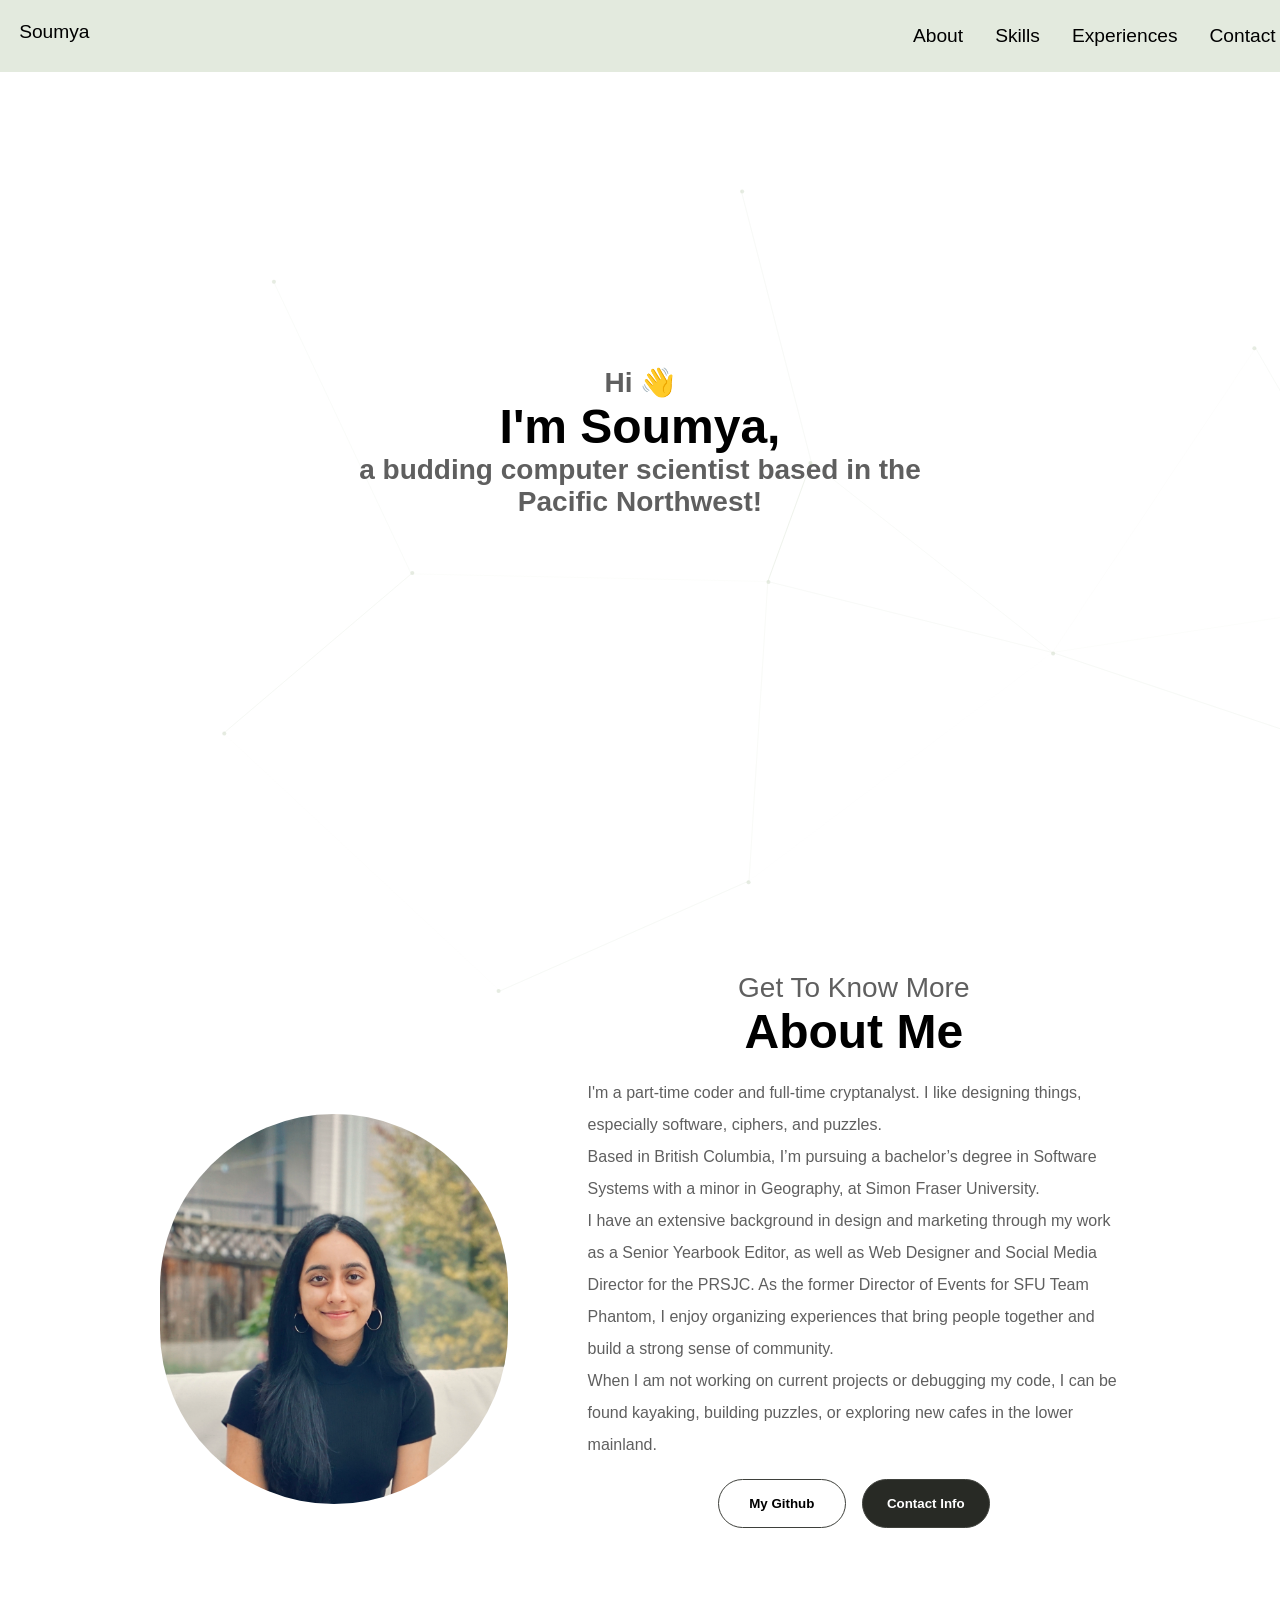
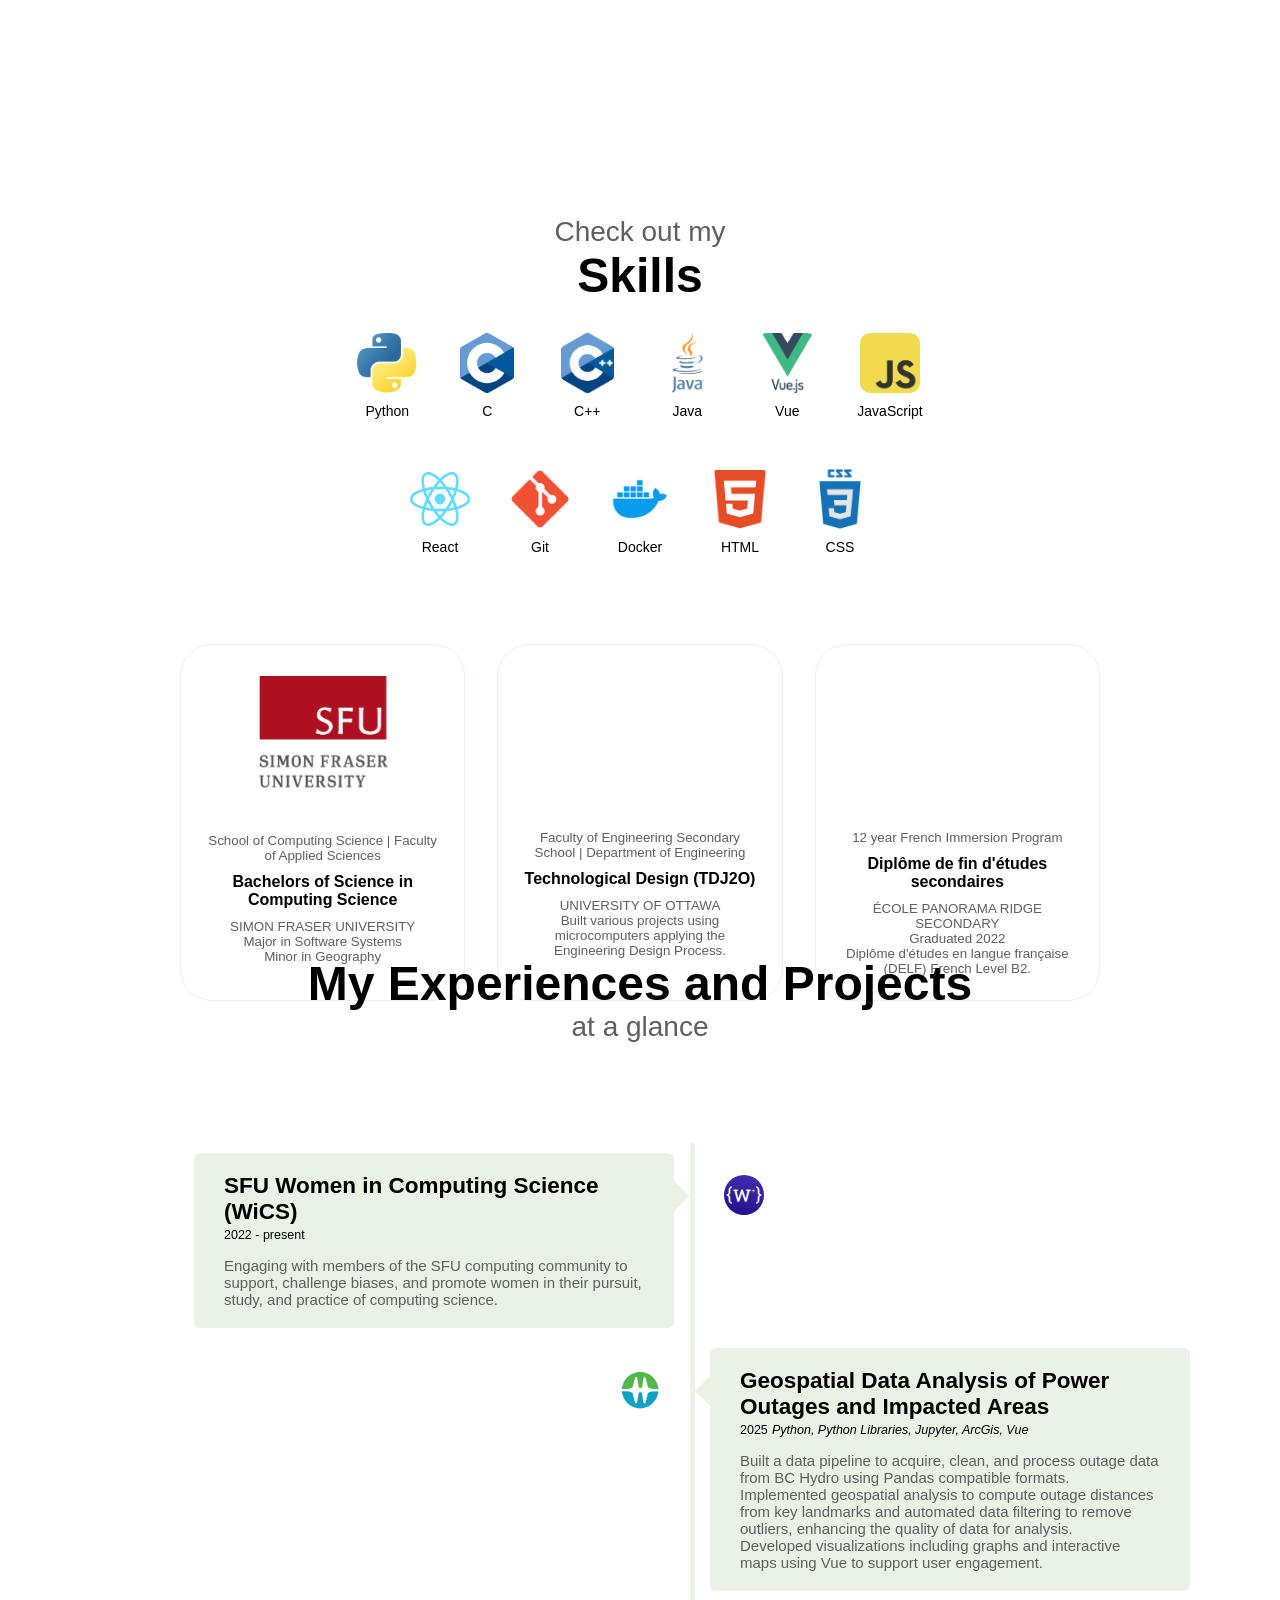
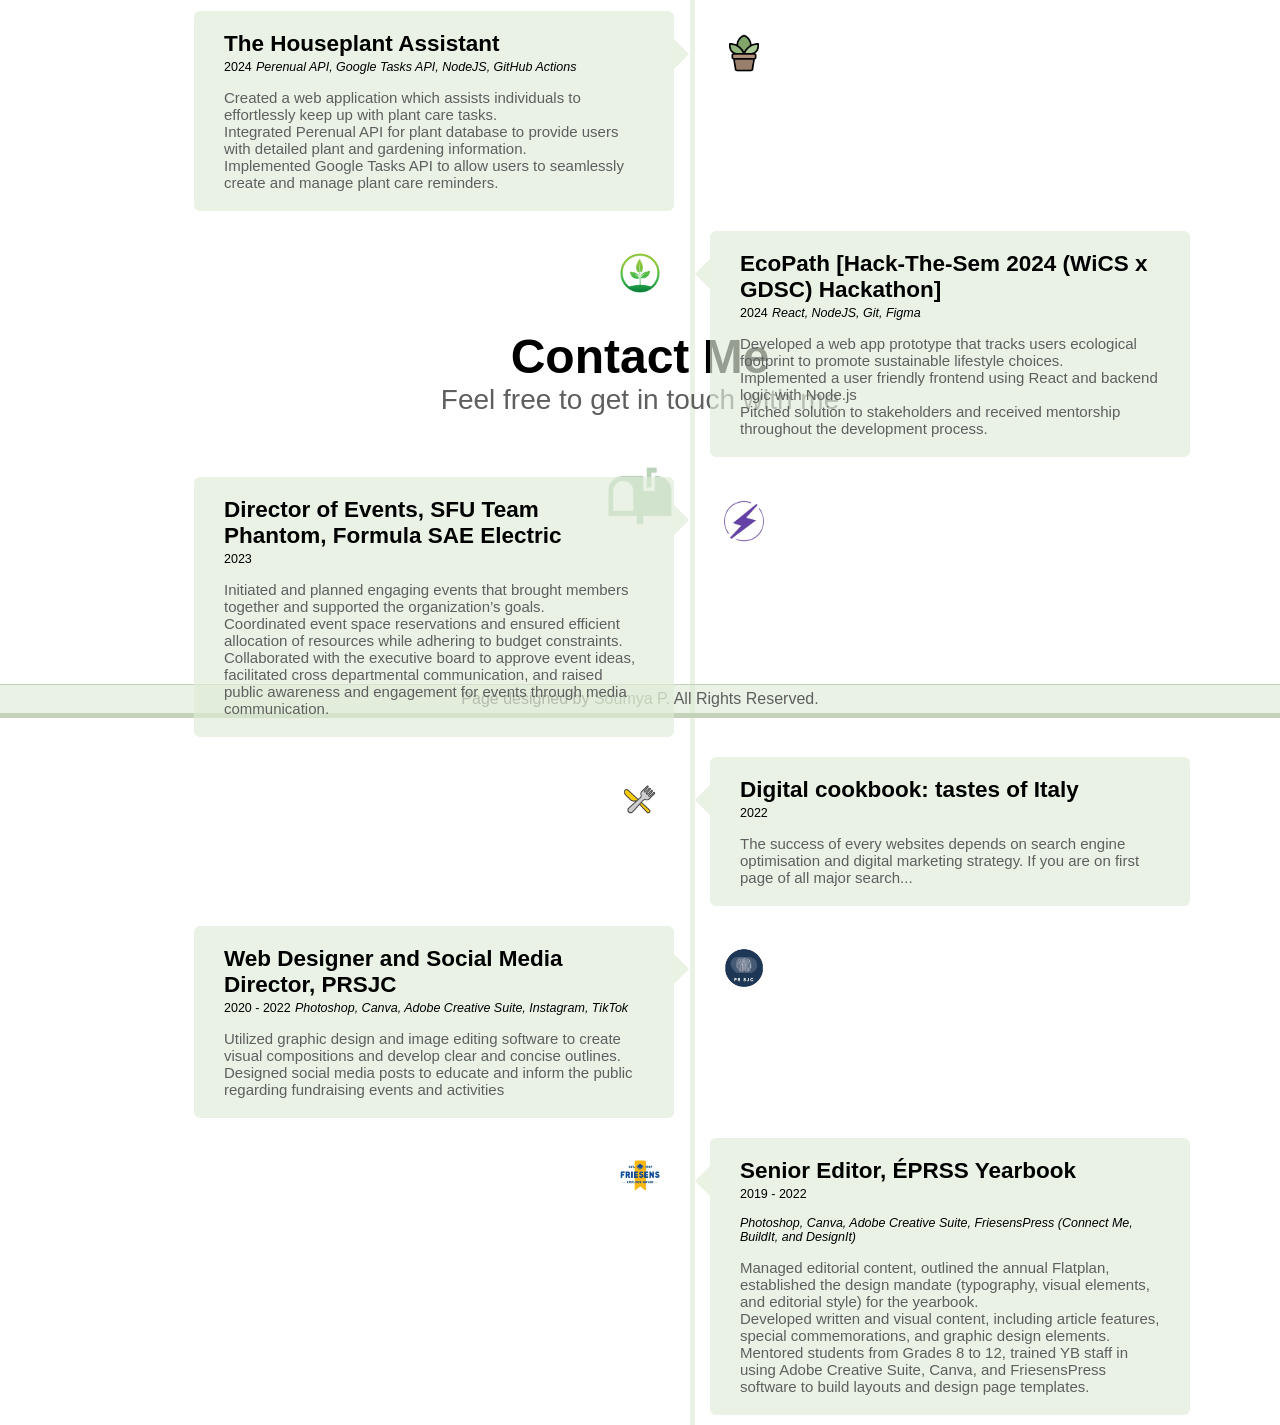
<file: index.html>
<!DOCTYPE html>
<html lang="en">
  <head>
    <meta charset="UTF-8"/>
    <meta http-equiv="X-UA-Compatible" content="IE=edge"/>
    <meta name="viewport" content="width=device-width, initial-scale=1.0"/>
    <title>Soumya's Portfolio</title>
    <link rel="icon" type="image/png" href="images/favicon.png">
    <link rel="stylesheet" href="styles.css"/>
  </head>
  <body>
    <nav id="navigation_bar">
      <div class="flip-box">
        <div class="flip-box-inner">
          <div class="flip-box-front">
            <p style="color: black;">Soumya</p>
          </div>
          <div class="flip-box-back">
            <img src="images/favicon.png"style="width:40px; height:40px">
          </div>
        </div>
      </div>
      <div>
        <ul class="nav-links">
          <li><a href="#about">About</a></li>
          <li><a href="#skill">Skills</a></li>
          <li><a href="#experiences">Experiences</a></li>
          <li><a href="#contact">Contact</a></li>
        </ul>
      </div>
    </nav>
    <section id="home">
      <canvas id="canvas"></canvas>
        <div class="home_text">
            <p class="home_wave_text">Hi <span class="wave">👋</span> </p>
              <h1 class="home_title">I'm Soumya,</h1> 
            <p class="home_subtitle"> a budding computer scientist based in the Pacific Northwest!</p>
       </div>
      <script src="script.js"></script>
    </section>
    <section id="about">
      <div class="profile_picture">
        <img src="images/MyProfile.JPG" id="profile_picture_style"  alt="A smiling picture of a me, I have black hair and dark eyes.">
      </div>
      <div class="home">
         <p class="subtitle_header">Get To Know More</p>
         <h1 class="title">About Me</h1>
         <br>
        <p class = "home_linespace_style"> I'm a part-time coder and full-time cryptanalyst. I like designing things, especially software, ciphers, and puzzles. 
        </p>
        <p class = "home_linespace_style">
          Based in British Columbia, I’m pursuing a bachelor’s degree in Software Systems with a minor in Geography, at Simon Fraser University. 
        </p>
        <p class = "home_linespace_style">
          I have an extensive background in design and marketing through my work as a Senior Yearbook Editor, as well as Web Designer and Social Media Director for the PRSJC. As the former Director of Events for SFU Team Phantom, I enjoy organizing experiences that bring people together and build a strong sense of community.
        </p>
        <p class = "home_linespace_style">
          When I am not working on current projects or debugging my code, I can be found kayaking, building puzzles, or exploring new cafes in the lower mainland.
        </p>
        <br/>
        <div class="button">
          <button class="buttonStyle github_button" onclick="location.href='https://github.com/sousmiley'"> My Github </button> 
          <button class="buttonStyle contact_button" onclick="location.href='#contact'"> Contact Info </button> 
        </div>
      </div>
    </section>

    <section id="skill">
      <p class="subtitle_header" >Check out my</p>
         <h1 class="title">Skills</h1>
        <div class="skills_section">
          <div class="skill">
            <img src="images/python.png" alt="Python Icon">
            <span>Python</span>
          </div>
          <div class="skill">
            <img src="images/c.png" alt="C Icon">
            <span>C</span>
          </div>
          <div class="skill">
            <img src="images/c++.png" alt="C++ Icon">
            <span>C++</span>
          </div>
          <div class="skill">
            <img src="images/java.png" alt="Java Icon">
            <span>Java</span>
          </div>
          <div class="skill">
            <img src="images/vue.png" alt="Vue Icon">
            <span>Vue</span>
          </div>
          <div class="skill">
            <img src="images/javascript.png" alt="JavaScript Icon">
            <span>JavaScript</span>
          </div>
        </div>

        <div class="skills_section">
          <div class="skill">
            <img src="images/react.png" alt="React Icon">
            <span>React</span>
          </div>
          <div class="skill">
            <img src="images/git.png" alt="Git Icon">
            <span>Git</span>
          </div>
          <div class="skill">
            <img src="images/docker.png" alt="Docker Icon">
            <span>Docker</span>
          </div>
          <div class="skill">
            <img src="images/html.png" alt="HTML Icon">
            <span>HTML</span>
          </div>
          <div class="skill">
            <img src="images/css.png" alt="CSS Icon">
            <span>CSS</span>
          </div>
        </div>

         <div class="education_section">
          <div class="education-education_style">
            <div class="education_box">
              <div class="education_style">
                <img alt="SFU Crest" loading="lazy" class="easeload"
                width="140" height="140" style="padding-bottom: 20px;"
                decoding="async" data-nimg="1" 
                style="color:transparent" srcset="images/SFUcrest.png"/>

                <p class = "small" style="padding-bottom: 10px;"> School of Computing Science | Faculty of Applied Sciences</p>
                <h4 style="padding-bottom: 10px;">Bachelors of Science in Computing Science</h4>
                <p class = "small"> SIMON FRASER UNIVERSITY <br/> Major in Software Systems <br />Minor in Geography</p>
              </div>
              <div class="education_style">
                <img alt="UofT Crest" loading="lazy" class="easeload"
                width="130" height="130" style="padding-bottom: 27px;"
                decoding="async" data-nimg="1" 
                style="color:transparent" srcset="images/UofTcrest.jpeg"/>

                <p class = "small" style="padding-bottom: 10px;"> Faculty of Engineering Secondary School | Department of Engineering</p>
                <h4 style="padding-bottom: 10px;">Technological Design (TDJ2O)</h4>
                <p class = "small"> UNIVERSITY OF OTTAWA<br /> Built various projects using microcomputers applying the Engineering Design Process.</p>
              </div>
              <div class="education_style">
                <img alt="PRSS Crest" loading="lazy" class="easeload"
                width="130" height="130" style="padding-bottom: 27px;"
                decoding="async" data-nimg="1" 
                style="color:transparent" srcset="images/PRSScrest.png"/>

                <p class = "small" style="padding-bottom: 10px;"> 12 year French Immersion Program </p>
                <h4 style="padding-bottom: 10px;">Diplôme de fin d'études secondaires</h4>
                <p class = "small"> ÉCOLE PANORAMA RIDGE SECONDARY<br /> Graduated 2022<br /> Diplôme d'études en langue française (DELF) French Level B2. </p>
              </div>
            </div>
          </div>
      </div>
    </section>
    <section id="experiences">
      <h1 class="title">My Experiences and Projects</h1>
      <p class="subtitle_header">at a glance</p>
      <div class="timeline">

        <div class="container left-container">
          <img src="images/wicsLogo.jpeg" alt="Wics logo"> 
          <div class="text-box">
            <h2>SFU Women in Computing Science (WiCS)</h2>
              <small>2022 - present</small>
            <p>Engaging with members of the SFU computing community to support, challenge biases, and promote women in their pursuit, study, and practice of computing science.</p>
            <span class="left-container-arrow"></span>
          </div>
        </div>

        <div class="container right-container">
          <img src="images/bcHydroLogo.jpeg"alt="BC Hydro Logo"> 
          <div class="text-box" >
            <h2>Geospatial Data Analysis of Power Outages and Impacted Areas</h2>
              <small>2025</small>
              <small><i>Python, Python Libraries, Jupyter, ArcGis, Vue</i></small>
            <p>Built a data pipeline to acquire, clean, and process outage data from BC Hydro using Pandas compatible formats.</p>
            <p>Implemented geospatial analysis to compute outage distances from key landmarks and automated data filtering to remove outliers, enhancing the quality of data for analysis.</p>
            <p>Developed visualizations including graphs and interactive maps using Vue to support user engagement.</p>
            <span class="right-container-arrow"></span>
          </div>
        </div>

        <div class="container left-container">
          <img src="images/housplantAssistantLogo.png" alt="Houseplant Assistant Wesbite Logo"> 
          <div class="text-box" >
            <h2>The Houseplant Assistant</h2>
              <small>2024</small>
              <small><i>Perenual API, Google Tasks API, NodeJS, GitHub Actions</i></small>
            <p>Created a web application which assists individuals to effortlessly keep up with plant care tasks.</p>
            <p>Integrated Perenual API for plant database to provide users with detailed plant and gardening information.</p>
            <p>Implemented Google Tasks API to allow users to seamlessly create and manage plant care reminders.</p>
            <span class="left-container-arrow"></span>
          </div>
        </div>

        <div class="container right-container">
          <img src="images/ecopathLogo.png"  alt="Ecopath Representative Logo"> 
          <div class="text-box" >
            <h2>EcoPath [Hack-The-Sem 2024 (WiCS x GDSC) Hackathon]</h2>
              <small>2024</small>
              <small><i>React, NodeJS, Git, Figma</i></small>
            <p>Developed a web app prototype that tracks users ecological footprint to promote sustainable lifestyle choices.</p>
            <p>Implemented a user friendly frontend using React and backend logic with Node.js</p> 
            <p>Pitched solution to stakeholders and received mentorship throughout the development process.</p>
            <span class="right-container-arrow"></span>
          </div>
        </div>

        <div class="container left-container">
          <img src="images/teamPhantomLogo.jpeg"  alt="SFU Team Phantom Logo"> 
          <div class="text-box" >
            <h2>Director of Events, SFU Team Phantom, Formula SAE Electric</h2>
              <small>2023</small>
            <p>Initiated and planned engaging events that brought members together and supported the organization’s goals.</p>
            <p>Coordinated event space reservations and ensured efficient allocation of resources while adhering to budget constraints.</p>
            <p>Collaborated with the executive board to approve event ideas, facilitated cross departmental communication, and raised public awareness and engagement for events through media communication.</p>
            <span class="left-container-arrow"></span>
          </div>
        </div>

        <div class="container right-container">
          <img src="images/tasteOfItalyLogo.png"  alt="Taste of Italy Logo"> 
          <div class="text-box" >
            <h2>Digital cookbook: tastes of Italy</h2>
              <small>2022</small>
            <p>The success of every websites depends on search engine optimisation and digital marketing strategy. If you are on first page of all major search...</p>
            <span class="right-container-arrow"></span>
          </div>
        </div>

        <div class="container left-container">
          <img src="images/SJCLogo.png"  alt="SJC Logo"> 
          <div class="text-box" >
            <h2>Web Designer and Social Media Director, PRSJC</h2>
              <small>2020 - 2022</small>
              <small><i>Photoshop, Canva, Adobe Creative Suite, Instagram, TikTok</i></small>
            <p>Utilized graphic design and image editing software to create visual compositions and develop clear and concise outlines.</p>
            <p>Designed social media posts to educate and inform the public regarding fundraising events and activities</p>
            <span class="left-container-arrow"></span>
          </div>
        </div>

        <div class="container right-container">
          <img src="images/FriesensLogo.jpeg"  alt="Friesens Logo"> 
          <div class="text-box" >
            <h2>Senior Editor, ÉPRSS Yearbook</h2>
              <small>2019 - 2022</small>
              <small><i>Photoshop, Canva, Adobe Creative Suite, FriesensPress (Connect Me, BuildIt, and DesignIt)</i></small>
            <p>Managed editorial content, outlined the annual Flatplan, established the design mandate (typography, visual elements, and editorial style) 
              for the yearbook. </p>
              <p>Developed written and visual content, including article features, special commemorations, and graphic design elements.</p>
            <p>Mentored students from Grades 8 to 12, trained YB staff in using Adobe Creative Suite, Canva, and FriesensPress software to build layouts and design page templates.</p>
            <span class="right-container-arrow"></span>
          </div>
        </div>
      </div>
    </section>
  
    <section id="contact">
      <h1 class="title">Contact Me</h1>
      <p class="subtitle_header">Feel free to get in touch with me</p>
      <a href="mailto:soumya_parmar@sfu.ca"><img src="images/emailIcon.png" alt="Paper plane icon." class="icon"></a>
    </section>

    <div id="footer">
      <center>
        <p>Page designed by <a href="https://github.com/sousmiley">Soumya P.</a> All Rights Reserved.</p>
      </center>
    </div>
    <script>
      document.addEventListener("DOMContentLoaded", function () {
        const images = document.querySelectorAll(".easeload");

        const observer = new IntersectionObserver((entries, observer) => {
          entries.forEach(entry => {
            if (entry.isIntersecting) {
              const img = entry.target;
              const dataSrc = img.getAttribute("data-src");

              if (dataSrc) {
                img.src = dataSrc;
              }

              img.classList.add("visible");
              observer.unobserve(img); 
            }
          });
        }, {
          threshold: 0.1
        });

        images.forEach(img => observer.observe(img));
      });
    </script>
  </body>
</html>
</file>
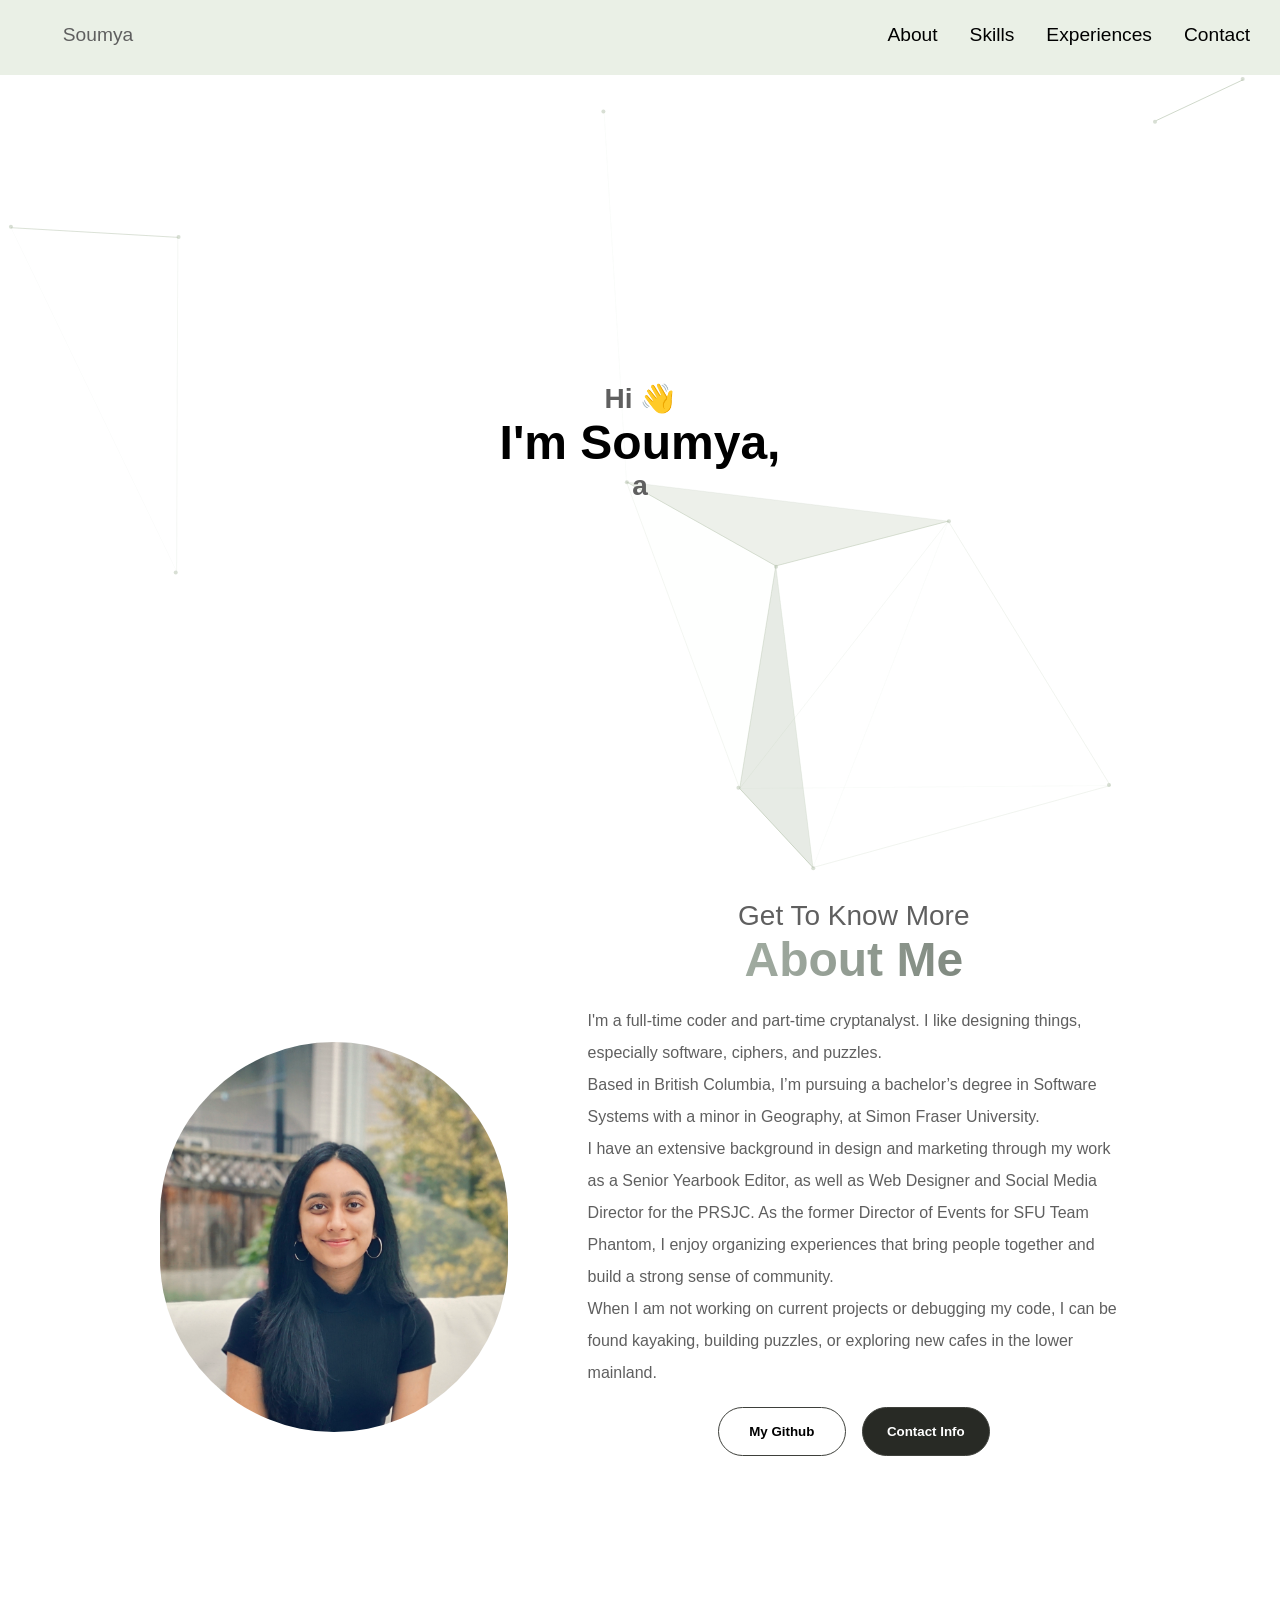
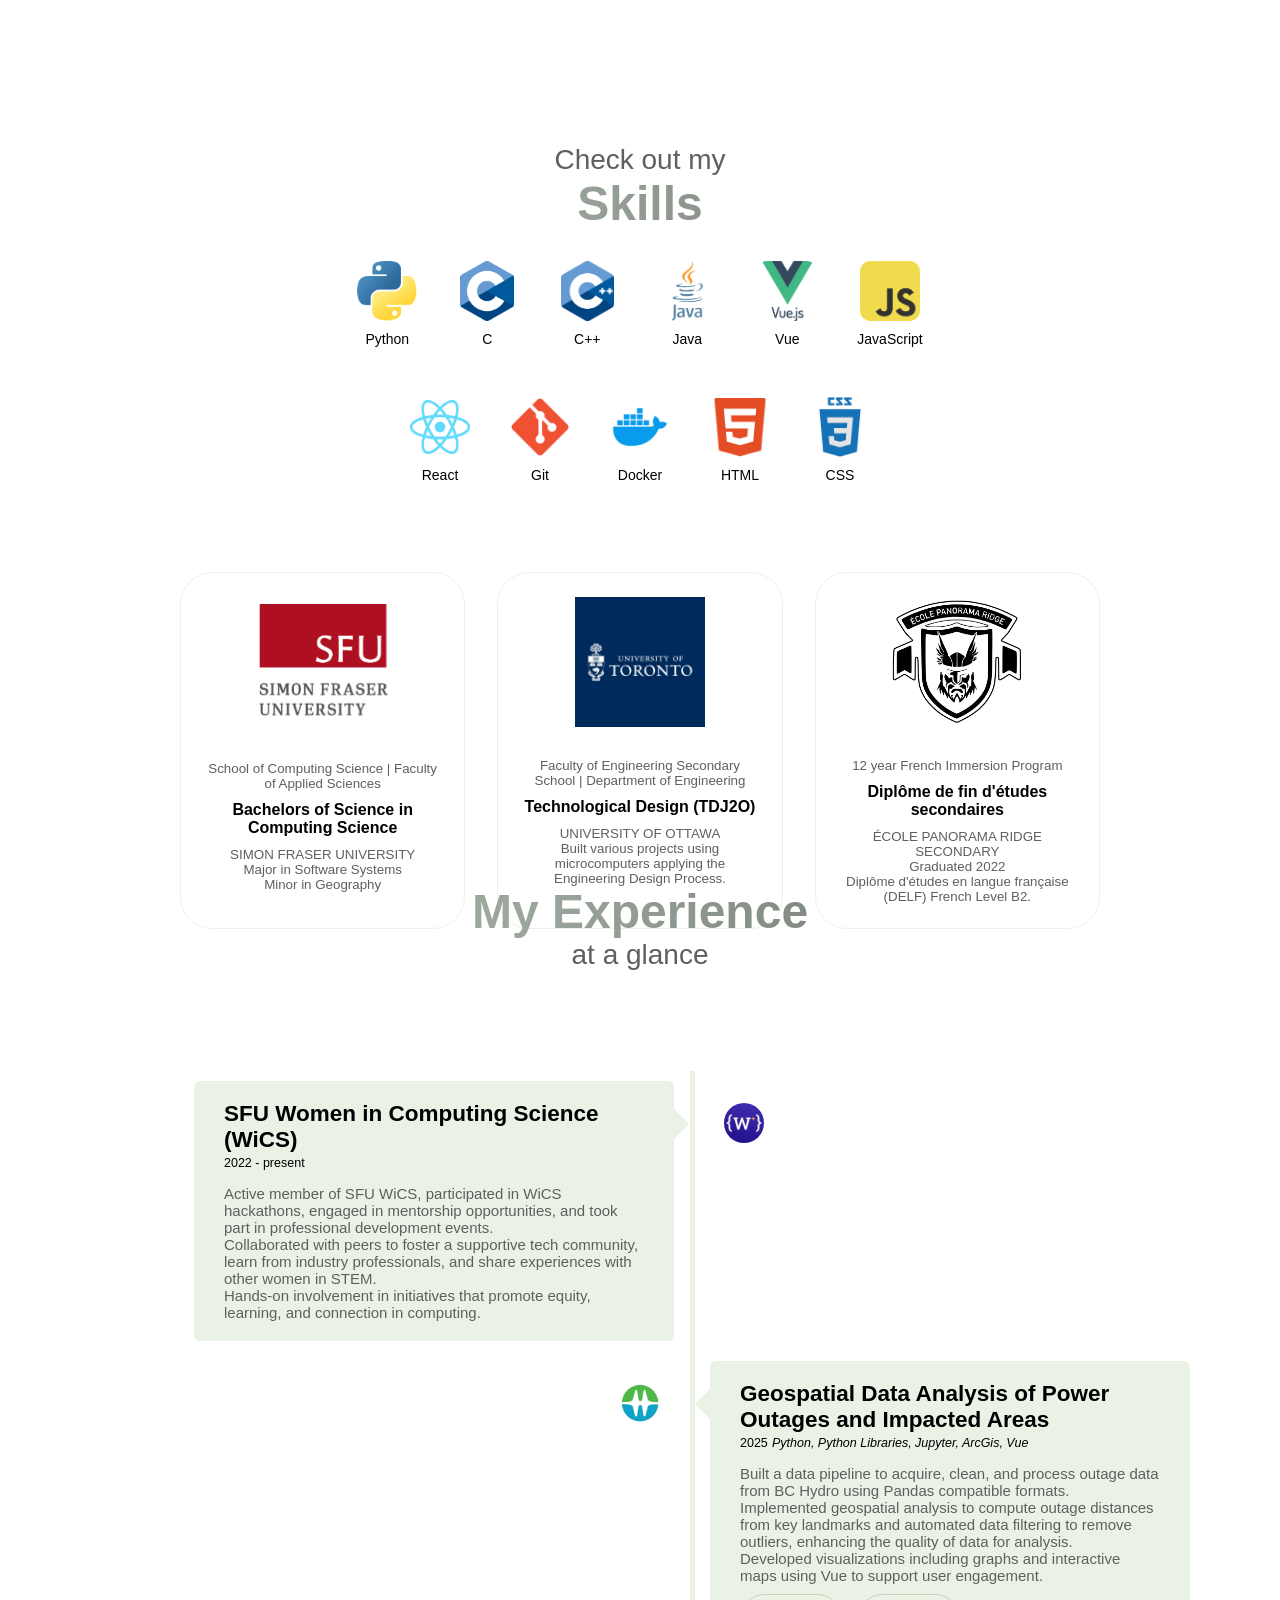
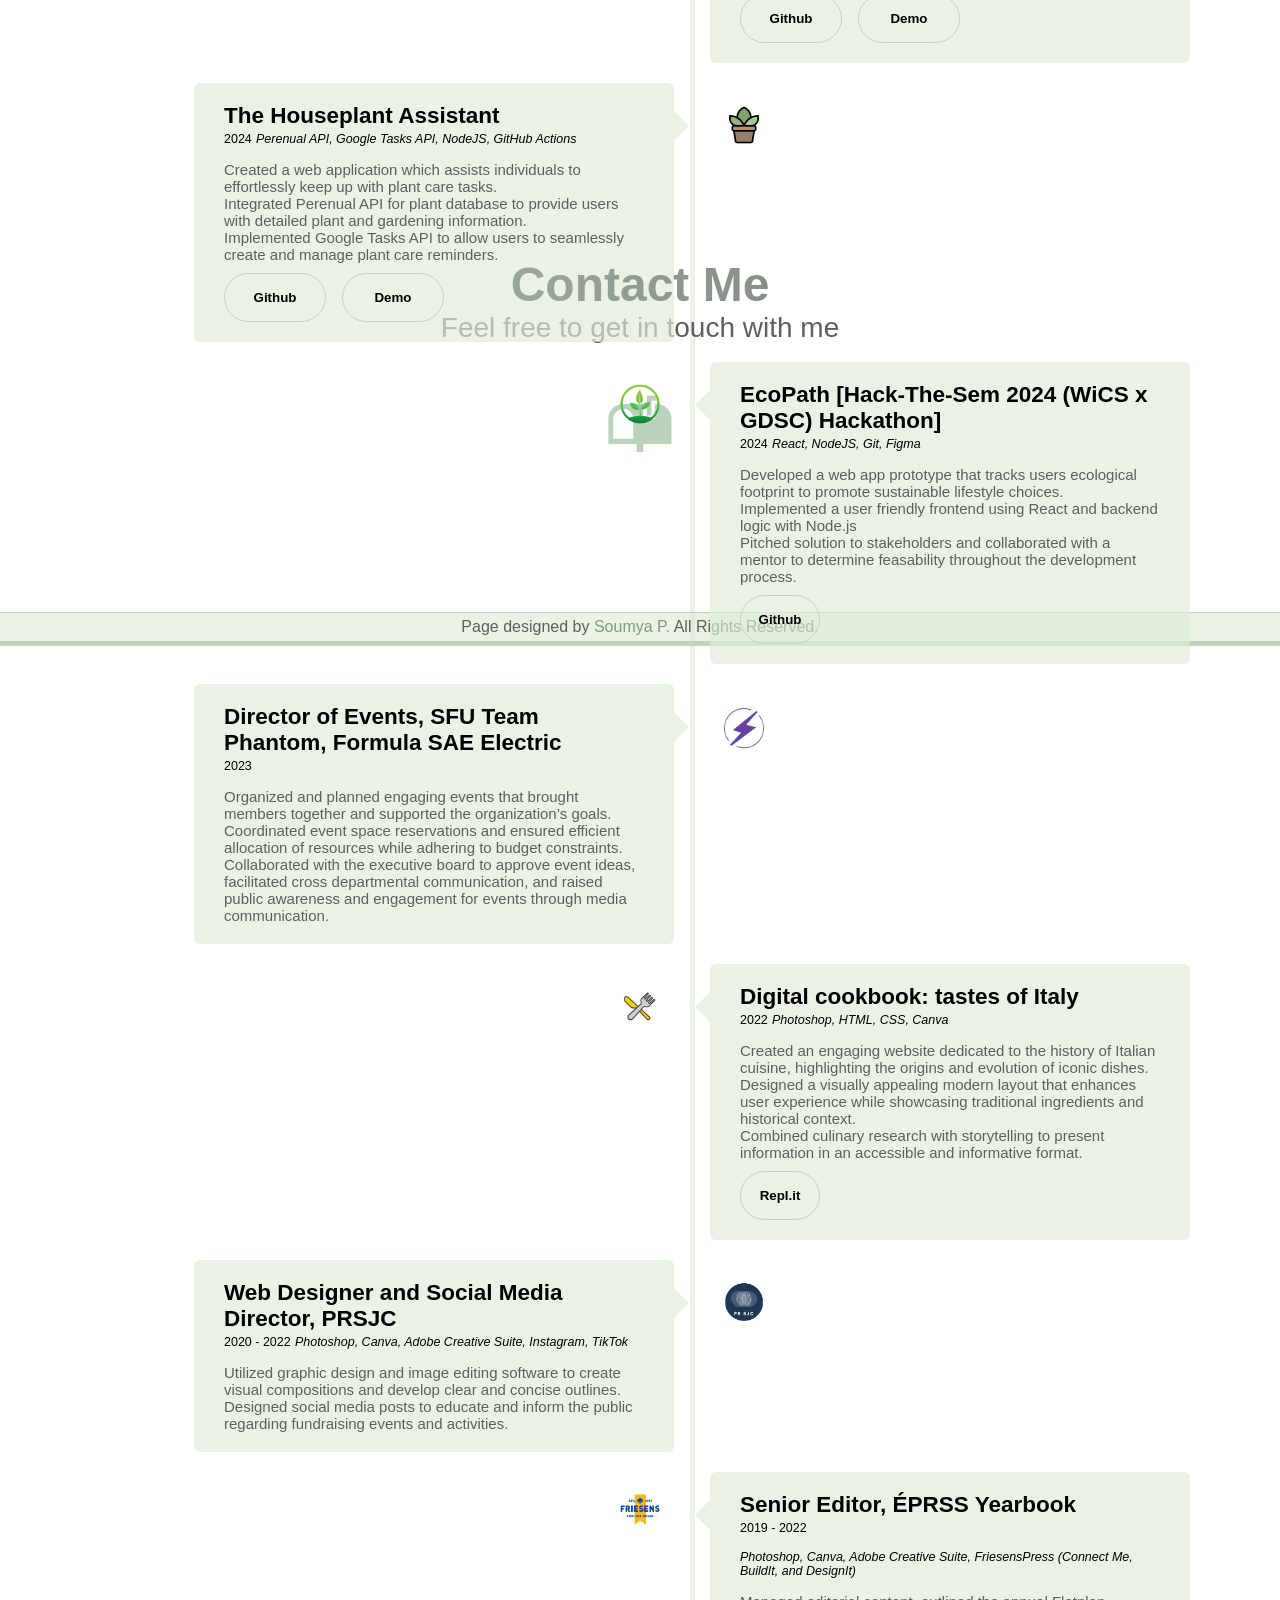
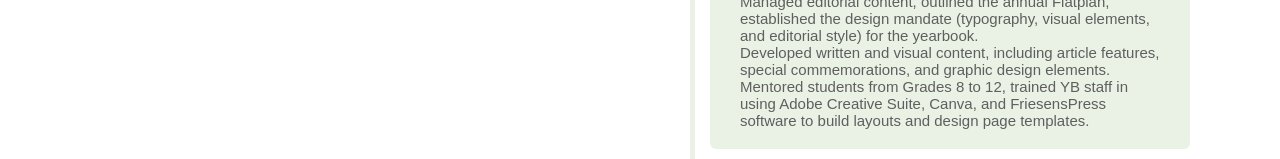
<file: docs/index.html>
<!DOCTYPE html>
<html lang="en">

<head>
  <script async src="https://www.googletagmanager.com/gtag/js?id=G-0GY10PF1PG"></script>
  <script>
    window.dataLayer = window.dataLayer || [];
    function gtag(){dataLayer.push(arguments);}
    gtag('js', new Date());

    gtag('config', 'G-0GY10PF1PG');
  </script>
  <meta charset="UTF-8">
  <meta http-equiv="X-UA-Compatible" content="IE=edge" />
  <meta name="viewport" content="width=device-width, initial-scale=1.0" />
  <title>Soumya's Portfolio</title>
  <link rel="icon" type="image/png" href="images/favicon.png">
  <link rel="stylesheet" href="styles.css">
</head>
<div id="top"></div>
<body>

  <div id="navbar">
    <div class="flip-box">
  <div class="flip-box-inner">
    <div class="flip-box-front">
      <a href="#top" style="text-decoration: none; color: black;">
        <p style="margin: 0;">Soumya</p>
      </a>
    </div>
    <div class="flip-box-back">
      <img src="images/favicon.png" style="width:40px; height:40px">
    </div>
  </div>
</div>
    <div class="right-nav">
      <ul class="nav-links">
        <li><a href="#about">About</a></li>
        <li><a href="#skill">Skills</a></li>
        <li><a href="#experiences">Experiences</a></li>
        <li><a href="#contact">Contact</a></li>
      </ul>
    </div>
  </div>
  <section id="home">
  <div class="home_text_wrapper">
    <div class="home_text">
      <p class="home_wave_text"></p>
      <h1 class="home_title"></h1>
      <p class="home_subtitle"></p>
      <script src="typingEffect.js"></script>
    </div>
  </div>

  <div class="canvas_wrapper">
    <canvas id="canvas"></canvas>
  </div>

  <script src="script.js"></script>
</section>

  <section id="about">
    <div class="profile_picture">
      <img src="images/MyProfile.JPG" id="profile_picture_style" 
        alt="A smiling picture of a me, I have black hair and dark eyes.">
    </div>
    <div class="home">
      <p class="subtitle_header" >Get To Know More</p>
      <h1 class="shiny-text title">About Me</h1>
      <br>
      <p class="home_linespace_style"> I'm a full-time coder and part-time cryptanalyst. I like designing things,
        especially software, ciphers, and puzzles.
      </p>
      <p class="home_linespace_style">
        Based in British Columbia, I’m pursuing a bachelor’s degree in Software Systems with a minor in Geography, at
        Simon Fraser University.
      </p>
      <p class="home_linespace_style">
        I have an extensive background in design and marketing through my work as a Senior Yearbook Editor, as well as
        Web Designer and Social Media Director for the PRSJC. As the former Director of Events for SFU Team Phantom, I
        enjoy organizing experiences that bring people together and build a strong sense of community.
      </p>
      <p class="home_linespace_style">
        When I am not working on current projects or debugging my code, I can be found kayaking, building puzzles, or
        exploring new cafes in the lower mainland.
      </p>
      <br />
      <div class="button">
        <button class="buttonStyle github_button" onclick="location.href='https://github.com/sousmiley'"> My Github
        </button>
        <button class="buttonStyle contact_button" onclick="location.href='#contact'"> Contact Info </button>
      </div>
    </div>
  </section>

  <section id="skill">
    <p class="subtitle_header">Check out my</p>
    <h1 class="shiny-text title">Skills</h1>
    <div class="skills_section">
      <div class="skill">
        <img src="images/python.png" alt="Python Icon">
        <span>Python</span>
      </div>
      <div class="skill">
        <img src="images/c.png" alt="C Icon">
        <span>C</span>
      </div>
      <div class="skill">
        <img src="images/c++.png" alt="C++ Icon">
        <span>C++</span>
      </div>
      <div class="skill">
        <img src="images/java.png" alt="Java Icon">
        <span>Java</span>
      </div>
      <div class="skill">
        <img src="images/vue.png" alt="Vue Icon">
        <span>Vue</span>
      </div>
      <div class="skill">
        <img src="images/javascript.png" alt="JavaScript Icon">
        <span>JavaScript</span>
      </div>
    </div>

    <div class="skills_section">
      <div class="skill">
        <img src="images/react.png" alt="React Icon">
        <span>React</span>
      </div>
      <div class="skill">
        <img src="images/git.png" alt="Git Icon">
        <span>Git</span>
      </div>
      <div class="skill">
        <img src="images/docker.png" alt="Docker Icon">
        <span>Docker</span>
      </div>
      <div class="skill">
        <img src="images/html.png" alt="HTML Icon">
        <span>HTML</span>
      </div>
      <div class="skill">
        <img src="images/css.png" alt="CSS Icon">
        <span>CSS</span>
      </div>
    </div>

    <div class="education_section">
      <div class="education-education_style">
        <div class="education_box">
          <div class="education_style">
            <img alt="SFU Crest" loading="lazy" class="easeload" width="140" height="140" style="padding-bottom: 20px;"
              decoding="async" data-nimg="1" style="color:transparent" srcset="images/SFUcrest.png" />

            <p class="small" style="padding-bottom: 10px;"> School of Computing Science | Faculty of Applied Sciences
            </p>
            <h4 style="padding-bottom: 10px;">Bachelors of Science in Computing Science</h4>
            <p class="small"> SIMON FRASER UNIVERSITY <br /> Major in Software Systems <br />Minor in Geography</p>
          </div>
          <div class="education_style">
            <img alt="UofT Crest" loading="lazy" class="easeload" width="130" height="130" style="padding-bottom: 27px;"
              decoding="async" data-nimg="1" style="color:transparent" srcset="images/UofTcrest.jpeg" />

            <p class="small" style="padding-bottom: 10px;"> Faculty of Engineering Secondary School | Department of
              Engineering</p>
            <h4 style="padding-bottom: 10px;">Technological Design (TDJ2O)</h4>
            <p class="small"> UNIVERSITY OF OTTAWA<br /> Built various projects using microcomputers applying the
              Engineering Design Process.</p>
          </div>
          <div class="education_style">
            <img alt="PRSS Crest" loading="lazy" class="easeload" width="130" height="130" style="padding-bottom: 27px;"
              decoding="async" data-nimg="1" style="color:transparent" srcset="images/PRSScrest.png" />

            <p class="small" style="padding-bottom: 10px;"> 12 year French Immersion Program </p>
            <h4 style="padding-bottom: 10px;">Diplôme de fin d'études secondaires</h4>
            <p class="small"> ÉCOLE PANORAMA RIDGE SECONDARY<br /> Graduated 2022<br /> Diplôme d'études en langue
              française (DELF) French Level B2. </p>
          </div>
        </div>
      </div>
    </div>
  </section>
  <section id="experiences">
    <h1 class="shiny-text title">My Experience</h1>
    <p class="subtitle_header">at a glance</p>
    <div class="timeline">

      <div class="container left-container">
        <img src="images/wicsLogo.jpeg" alt="Wics logo">
        <div class="text-box">
          <h2>SFU Women in Computing Science (WiCS)</h2>
          <small>2022 - present</small>
          <p>Active member of SFU WiCS, participated in WiCS hackathons, engaged in mentorship opportunities, and took
            part in professional development events. </p>
          <p>Collaborated with peers to foster a supportive tech community, learn from industry professionals, and share
            experiences with other women in STEM. </p>
          <p> Hands-on involvement in initiatives that promote equity, learning, and connection in computing.</p>
          <span class="left-container-arrow"></span>
        </div>
      </div>

      <div class="container right-container">
        <img src="images/bcHydroLogo.jpeg" alt="BC Hydro Logo">
        <div class="text-box">
          <h2>Geospatial Data Analysis of Power Outages and Impacted Areas</h2>
          <small>2025</small>
          <small><i>Python, Python Libraries, Jupyter, ArcGis, Vue</i></small>
          <p>Built a data pipeline to acquire, clean, and process outage data from BC Hydro using Pandas compatible
            formats.</p>
          <p>Implemented geospatial analysis to compute outage distances from key landmarks and automated data filtering
            to remove outliers, enhancing the quality of data for analysis.</p>
          <p>Developed visualizations including graphs and interactive maps using Vue to support user engagement.</p>
          <span class="right-container-arrow"></span>
          <div class="button">
            <button class="buttonStyle project_button"
              onclick="location.href='https://github.com/SFU-CMPT353-S25-DBS/Project'" style="margin-right:100px;">
              Github </button>
            <button class="buttonStyle project_button"
              onclick="location.href='https://sfu-cmpt353-s25-dbs.github.io/Project/'"
              style="margin-right:200px; margin-left:-100px;"> Demo </button>
          </div>
        </div>
      </div>

      <div class="container left-container">
        <img src="images/housplantAssistantLogo.png" alt="Houseplant Assistant Wesbite Logo">
        <div class="text-box">
          <h2>The Houseplant Assistant</h2>
          <small>2024</small>
          <small><i>Perenual API, Google Tasks API, NodeJS, GitHub Actions</i></small>
          <p>Created a web application which assists individuals to effortlessly keep up with plant care tasks.</p>
          <p>Integrated Perenual API for plant database to provide users with detailed plant and gardening information.
          </p>
          <p>Implemented Google Tasks API to allow users to seamlessly create and manage plant care reminders.</p>
          <span class="left-container-arrow"></span>
          <div class="button">
            <button class="buttonStyle project_button"
              onclick="location.href='https://github.com/euluna/tester?tab=readme-ov-file'" style="margin-right:100px;">
              Github </button>
            <button class="buttonStyle project_button" onclick="location.href='https://euluna.github.io/tester/'"
              style="margin-right:200px; margin-left:-100px;"> Demo </button>
          </div>
        </div>
      </div>

      <div class="container right-container">
        <img src="images/ecopathLogo.png" alt="Ecopath Representative Logo">
        <div class="text-box">
          <h2>EcoPath [Hack-The-Sem 2024 (WiCS x GDSC) Hackathon]</h2>
          <small>2024</small>
          <small><i>React, NodeJS, Git, Figma</i></small>
          <p>Developed a web app prototype that tracks users ecological footprint to promote sustainable lifestyle
            choices.</p>
          <p>Implemented a user friendly frontend using React and backend logic with Node.js</p>
          <p>Pitched solution to stakeholders and collaborated with a mentor to determine feasability throughout the
            development process.</p>
          <span class="right-container-arrow"></span>
          <div class="button">
            <button class="buttonStyle project_button"
              onclick="location.href='https://github.com/Undiluted7027/carbon-footprint-tracker'"
              style="margin-right:340px;"> Github </button>
          </div>
        </div>
      </div>

      <div class="container left-container">
        <img src="images/teamPhantomLogo.jpeg" alt="SFU Team Phantom Logo">
        <div class="text-box">
          <h2>Director of Events, SFU Team Phantom, Formula SAE Electric</h2>
          <small>2023</small>
          <p>Organized and planned engaging events that brought members together and supported the organization’s goals.
          </p>
          <p>Coordinated event space reservations and ensured efficient allocation of resources while adhering to budget
            constraints.</p>
          <p>Collaborated with the executive board to approve event ideas, facilitated cross departmental communication,
            and raised public awareness and engagement for events through media communication.</p>
          <span class="left-container-arrow"></span>
        </div>
      </div>

      <div class="container right-container">
        <img src="images/tasteOfItalyLogo.png" alt="Taste of Italy Logo">
        <div class="text-box">
          <h2>Digital cookbook: tastes of Italy</h2>
          <small>2022</small>
          <small><i>Photoshop, HTML, CSS, Canva</i></small>
          <p>Created an engaging website dedicated to the history of Italian cuisine, highlighting the origins and
            evolution of iconic dishes.</p>
          <p>Designed a visually appealing modern layout that enhances user experience while showcasing traditional
            ingredients and historical context.</p>
          <p>Combined culinary research with storytelling to present information in an accessible and informative
            format. </p>
          <span class="right-container-arrow"></span>
          <div class="button">
            <button class="buttonStyle project_button"
              onclick="location.href='https://replit.com/@sousmile17/food-lasagna'" style="margin-right:340px;"> Repl.it
            </button>
          </div>
        </div>
      </div>

      <div class="container left-container">
        <img src="images/SJCLogo.png" alt="SJC Logo">
        <div class="text-box">
          <h2>Web Designer and Social Media Director, PRSJC</h2>
          <small>2020 - 2022</small>
          <small><i>Photoshop, Canva, Adobe Creative Suite, Instagram, TikTok</i></small>
          <p>Utilized graphic design and image editing software to create visual compositions and develop clear and
            concise outlines.</p>
          <p>Designed social media posts to educate and inform the public regarding fundraising events and activities.
          </p>
          <span class="left-container-arrow"></span>
        </div>
      </div>

      <div class="container right-container">
        <img src="images/FriesensLogo.jpeg" alt="Friesens Logo">
        <div class="text-box">
          <h2>Senior Editor, ÉPRSS Yearbook</h2>
          <small>2019 - 2022</small>
          <small><i>Photoshop, Canva, Adobe Creative Suite, FriesensPress (Connect Me, BuildIt, and
              DesignIt)</i></small>
          <p>Managed editorial content, outlined the annual Flatplan, established the design mandate (typography, visual
            elements, and editorial style)
            for the yearbook. </p>
          <p>Developed written and visual content, including article features, special commemorations, and graphic
            design elements.</p>
          <p>Mentored students from Grades 8 to 12, trained YB staff in using Adobe Creative Suite, Canva, and
            FriesensPress software to build layouts and design page templates.</p>
          <span class="right-container-arrow"></span>
        </div>
      </div>
    </div>
  </section>

  <section id="contact">
    <h1 class="shiny-text title">Contact Me</h1>
    <p class="subtitle_header">Feel free to get in touch with me</p>
    <a href="mailto:soumya_parmar@sfu.ca"><img src="images/emailIcon.png" alt="Paper plane icon." class="icon"></a>
  </section>

  <div id="footer">
    <center>
      <p>Page designed by <a href="https://github.com/sousmiley">Soumya P.</a> All Rights Reserved.</p>
    </center>
  </div>
  <script>
    document.addEventListener("DOMContentLoaded", function () {
      const images = document.querySelectorAll(".easeload");

      const observer = new IntersectionObserver((entries, observer) => {
        entries.forEach(entry => {
          if (entry.isIntersecting) {
            const img = entry.target;
            const dataSrc = img.getAttribute("data-src");

            if (dataSrc) {
              img.src = dataSrc;
            }

            img.classList.add("visible");
            observer.unobserve(img);
          }
        });
      }, {
        threshold: 0.1
      });

      images.forEach(img => observer.observe(img));
    });
  </script>
  <button id="topBtn" title="Go to top">⬆ Jump to Top</button>
  <script>
  const topBtn = document.getElementById("topBtn");

  window.addEventListener("scroll", function () {
    if (window.scrollY > 100) {
      topBtn.style.display = "block";
    } else {
      topBtn.style.display = "none";
    }
  });

  topBtn.addEventListener("click", function () { // scroll to top
    window.scrollTo({ top: 0, behavior: "smooth" });
  });
</script>
</body>
</html>
</file>
<file: styles.css>
* {
  margin: 0;
  padding: 0;
}

html {
  scroll-behavior: smooth;
}

nav, .nav-links {
  display: flex;
}

nav {
  justify-content: space-around;
  height: 8vh;
  align-items: center;
  background-color: rgba(195, 210, 185, 0.468);
}

.nav-links {
  gap: 2rem;
  list-style: none;
  font-size: 1.2rem;
}

a, .buttonStyle {
  transition: all 300ms ease;
}

a {
  text-decoration: none;
  color: black;
  text-decoration-color: white;
}

a:hover {
  text-underline-offset: 1rem;
  text-decoration-color: rgb(180, 180, 180);
  color: grey;
  text-decoration: underline;
}

p {
  color: rgb(95, 95, 95);
}

p.home_linespace_style {
  line-height: 2;
}

p.small {
  font-size: smaller;
}

canvas {
  opacity: 0.8;
}

.title {
  font-size: 3rem;
  text-align: center;
}

.subtitle_header {
  font-size: 1.75rem;
  text-align: center;
}

.home_title {
  font-size: 3rem;
  text-align: center;
}

.home_wave_text {
  font-size: 1.75rem;
  text-align: center;
}

.home_subtitle {
  font-size: 1.75rem;
  margin-bottom: 1rem;
}

.home_text {
  align-self: center;
  text-align: center;
  position: absolute;
  top: 50%;
  left: 50%;
  transform: translate(-50%, -50%);
}

.home_text p {
  font-weight: 600;
}

.wave {
  animation-name: wave-animation;
  animation-duration: 2.5s; 
  animation-iteration-count: infinite;
  transform-origin: 70% 70%;
  display: inline-block;
}

@keyframes wave-animation {
    0% { transform: rotate( 0.0deg) }
   10% { transform: rotate(14.0deg) }
   20% { transform: rotate(-8.0deg) }
   30% { transform: rotate(14.0deg) }
   40% { transform: rotate(-4.0deg) }
   50% { transform: rotate(10.0deg) }
   60% { transform: rotate( 0.0deg) }
  100% { transform: rotate( 0.0deg) }
}

section {
  padding-top: 4vh;
  height: 96vh;
  margin: 0 10rem;
  box-sizing: border-box;
  min-height: fit-content;
}

body {
  font-family: 'Geneva', sans-serif;
  min-height: 100vh;
  overflow: scroll;
}

.body {
  position: absolute;
  transform: translate(-50%, -50%);
}

.profile_picture {
  display: flex;
  height: 400px;
  width: 400px;
  margin: auto 0;
}

#profile_picture_style{
  display:block;
  width : auto;
  height : auto;
  margin-left: auto;
  margin-right:auto;
  margin-bottom:10px;
  border-radius: 200px;
}

#about {
  display: flex;
  justify-content: center;
  gap: 5rem;
  height: 720px;
}

.buttonStyle {
  padding: 1rem;
  width: 8rem;
  font-weight: 600;
  transition: all 300ms ease;
  border-radius: 2rem;
}

.button {
  display: flex;
  justify-content: center;
  gap: 1rem;
}

.contact_button, .github_button {
  border: rgb(62, 64, 59) 0.1rem solid;
}

.contact_button:hover, .github_button:hover {
  cursor: pointer;
}

.contact_button, .github_button:hover {
  background: rgb(40, 42, 37);
  color: white;
}

.contact_button:hover {
  background: rgb(40, 42, 37);
  box-shadow: 0 0 15px 5px rgb(195, 210, 185);
}

.github_button:hover {
  border: rgb(40, 42, 37) 0.1rem solid;
  box-shadow: 0 0 15px 5px rgb(195, 210, 185);
}

.github_button {
  background: none;
}

#education {
  position: relative;
}

.education-education_style {
  justify-content: center;
  flex-direction: column;
}

.education_box {
  gap: 2rem;
  margin-bottom: 2rem;
  margin-top: 2rem;
}

.education_section {
  gap: 4rem;
  height: 80%;
  display: flex;
}

.education_box,
.education-education_style {
  display: flex;
}

.education-pic {
  border-radius: 2rem;
}

.education_style {
  padding: 1.5rem;
  flex: 1;
  border-radius: 2rem;
  border: rgb(51, 50, 50) 0.1rem solid;
  border-color: rgba(223, 236, 215, 0.669);
  text-align: center;
}

#experiences {
  position: relative;
}

#contact {
  display: flex;
  flex-direction: column;
  justify-content: center;
  height: 500px;
}

.icon {
  height: 80px;
  width: 80px;
  display: flex;
  justify-content: center;
  margin: 32px auto;
  padding: 8px;
}

.icon:hover {
  transform: scale(1.2);
}

footer {
  height: 26vh;
  margin: 0 1rem;
}

footer p {
  text-align: center;
}

#skill {
  text-align: center;
  padding: 160px 20px;
}

.skills_section {
  display: flex;
  justify-content: center;
  flex-wrap: wrap;
  gap: 40px;
  margin-top: 30px;
  margin-bottom: 50px;
}

.skill {
  display: flex;
  flex-direction: column;
  align-items: center;
  font-size: 14px;
  transition: transform 0.3s ease;
}

.skill img {
  width: 60px;
  height: 60px;
  object-fit: contain;
  margin-bottom: 10px;
  transition: box-shadow 0.3s ease;
  border-radius: 10px;
}

.skill:hover {
  transform: scale(1.4);
}

.easeload {
  opacity: 0;
  transform: scale(0.98);
  transition: opacity 1.5s ease-out, transform 1.5s ease-out;
  will-change: opacity, transform;
}

.easeload.visible {
  opacity: 1;
  transform: scale(1);
}

.timeline{
  position: relative; 
  max-width: 1200px; 
  margin: 100px auto;
}

.container{
  padding: 10px 70px;
  position: relative; 
  width: 50%;
  animation: movedown 1s linear forwards;
  opacity: 0;
}

.container img{ 
  position: absolute;
  width: 40px; 
  border-radius: 50%;
  right: -20px;
  top: 32px; 
  z-index: 10;
}


@keyframes movedown {
  0% {
    opacity: 1;
    transform : translateY(-30px)
  }
  100%{ 
    opacity: 1;
    transform : translateY(0px)
  }
}

.container:nth-child(1){
  animation-delay: 0s;
}
.container:nth-child(2){
  animation-delay: 1s;
}
.container:nth-child(3){
  animation-delay: 2s;
}
.container:nth-child(4){
  animation-delay: 3s;
}
.container:nth-child(5){
  animation-delay: 4s;
}
.container:nth-child(6){
  animation-delay: 5s;
}
.container:nth-child(7){
  animation-delay: 6s;
}
.container:nth-child(8){
  animation-delay: 7s;
}
.container:nth-child(9){
  animation-delay: 8s;
}
.container:nth-child(10){
  animation-delay: 9s;
}
.container:nth-child(11){
  animation-delay: 10s;
}
.container:nth-child(12){
  animation-delay: 11s;
}
.container:nth-child(13){
  animation-delay: 12s;
}
.container:nth-child(14){
  animation-delay: 13s;
}
.container:nth-child(15){
  animation-delay: 14s;
}
.container:nth-child(16){
  animation-delay: 15s;
}
.container:nth-child(17){
  animation-delay: 16s;
}

@media screen and (max-width: 600px){
  .timeline{
    margin: 50px auto;
  }

  .timeline::after{
    left: 31px;
  }
  .container{
    width: 100%;
    padding-left: 80px;
    padding-right: 25px;
  }
  .text-box{
    font-size: 13px;
  }
  .text-box small{
    margin-bottom: 10px;
  }
  .right-container{
    left: 0;
  }

  .left-container img, .right-container img{
    left: 10px;
  }
  .left-container-arrow, .right-container-arrow{
    border-right: 15px solid #fff;
    border-left: 0;
    left:-15px;
  }
}

.text-box{
  padding: 20px 30px; 
  background: rgba(223, 236, 215, 0.669); 
  position: relative; 
  border-radius: 6px; 
  font-size: 15px;
}

.text-box h2{
  font-weight: 600;
}

.text-box small{
  display: inline-block; 
  margin-bottom: 15px;
}

.left-container{
  left: -36px;
}

.right-container{
  left: 50%;
}

.right-container img{
  left: -20px;
}

.timeline::after{
  content: '';
  position: absolute;
  width: 5px; 
  height: 100%;
  background: rgba(223, 236, 215, 0.669);
  top: 0;
  left: 50%;
  margin-left: 50px;
  z-index: -1;
  animation: moveline 3s linear forwards;
}

@keyframes moveline {
  0% {
    height: 0;
  }
  100%{ 
    height: 100%;
  }
}

.left-container-arrow{
  height:0;
  width:0;
  position:absolute;
  top:28px;
  z-index: 1;
  border-top: 15px solid transparent;
  border-bottom: 15px solid transparent;
  border-left: 15px solid rgba(223, 236, 215, 0.669); 
  right: -15px;
}

.right-container-arrow{
  height:0;
  width:0;
  position:absolute;
  top:28px;
  z-index: 1;
  border-top: 15px solid transparent;
  border-bottom: 15px solid transparent;
  border-right: 15px solid rgba(223, 236, 215, 0.669); 
  left: -15px;
}

#footer {
	width:100%;
	background-color:rgba(223, 236, 215, 0.669);
	border-top:1px solid rgb(195, 210, 185);
	border-bottom:5px solid rgb(195, 210, 185);
	padding-top:5px;
	padding-bottom:5px;
	color:#FFFFFF;
}

#footer a {
	color:rgba(24, 45, 10, 0.468)
}
#footer a:hover {
	color:#009900;
}

.flip-box {
  background-color: transparent;
  width: 100px;
  height: 10px;
  perspective: 1000px;
  margin-right: 800px;
  margin-bottom: 20px;
}

.flip-box-inner {
  position: relative;
  width: 100%;
  height: 100%;
  text-align: center;
  transition: transform 0.8s;
  transform-style: preserve-3d;
}

.flip-box:hover .flip-box-inner {
  transform: rotateY(180deg);
}

.flip-box-front, .flip-box-back {
  position: absolute;
  width: 100%;
  height: 100%;
  -webkit-backface-visibility: hidden; 
  backface-visibility: hidden;
}
.flip-box-front {
  font-size: 1.2rem;
  background-color: #bbbbbb00;
  color: rgba(0, 0, 0, 0);
}

.flip-box-back {
  background-color: rgba(255, 255, 255, 0);
  color: rgba(255, 255, 255, 0);
  transform: rotateY(180deg);
}
</file>
<file: docs/styles.css>
* {
  margin: 0;
  padding: 0;
}

html {
  scroll-behavior: smooth;
}

nav, .nav-links {
  display: flex;
}

nav {
  justify-content: space-around;
  height: 8vh;
  align-items: center;
  background-color: rgba(195, 210, 185, 0.468);
}
 

#navbar {
  justify-content: space-around;
  height: 3vh;
  align-items: center;
  background-color: rgba(220, 230, 214, 0.6); /* more transparent on hover */
  padding: 1.5rem;
  padding-left: 3rem;
  z-index: 1000; /* keeps it on top */

  position: fixed;
  width: 100%;
  top: 0;
  transition: background-color 0.3s ease; /* smooth transition */
}

#navbar:hover {
  background-color: rgba(225, 233, 220, 1);
}

.right-nav{
  float: right;
  position: fixed;
  right: 0;
  margin-top: -1.87rem;
  margin-right: 1.87rem;
}

.nav-links {
  gap: 2rem;
  list-style: none;
  font-size: 1.2rem;
}

a, .buttonStyle {
  transition: all 300ms ease;
}

a {
  text-decoration: none;
  color: black;
  text-decoration-color: white;
}

a:hover {
  text-underline-offset: 1rem;
  text-decoration-color: rgb(180, 180, 180);
  color: rgba(24, 45, 10, 0.468);
}

p {
  color: rgb(95, 95, 95);
}

p.home_linespace_style {
  line-height: 2;
}

p.small {
  font-size: smaller;
}

canvas {
  opacity: 0.8;
}

canvas#canvas {
      position: absolute;
      top: 0;
      left: 0;
      width: 100%;
      height: 100%;
      display: block;
      z-index: -1000;
    }

.title {
  font-size: 3rem;
  text-align: center;
}

.subtitle_header {
  font-size: 1.75rem;
  text-align: center;
}

.home_title {
  font-size: 3rem;
  text-align: center;
}

.home_wave_text {
  font-size: 1.75rem;
  text-align: center;
}

.home_subtitle {
  font-size: 1.75rem;
  margin-bottom: 1rem;
}

.home_text {
  align-self: center;
  text-align: center;
  position: absolute;
  top: 50%;
  left: 50%;
  transform: translate(-50%, -50%);
}

.home_text p {
  font-weight: 600;
}

.wave {
  animation-name: wave-animation;
  animation-duration: 2.5s; 
  animation-iteration-count: infinite;
  transform-origin: 70% 70%;
  display: inline-block;
}

@keyframes wave-animation {
    0% { transform: rotate( 0.0deg) }
   10% { transform: rotate(14.0deg) }
   20% { transform: rotate(-8.0deg) }
   30% { transform: rotate(14.0deg) }
   40% { transform: rotate(-4.0deg) }
   50% { transform: rotate(10.0deg) }
   60% { transform: rotate( 0.0deg) }
  100% { transform: rotate( 0.0deg) }
}

section {
  padding-top: 4vh;
  height: 96vh;
  margin: 0 10rem;
  box-sizing: border-box;
  min-height: fit-content;
}

.shiny-text {
  font-size: 3rem;
  font-weight: bold;
  position: relative;
  color: black; /* fallback for older browsers */
  background: linear-gradient(
    90deg,
    rgb(176, 191, 176) 0%,
    rgb(154, 164, 154) 20%,
    rgb(120, 129, 120) 40%,
    rgb(88, 100, 88) 50%,
    rgb(120, 129, 120) 60%,
    rgb(154, 164, 154) 80%,
    rgb(176, 191, 176) 100%
  );
  background-size: 200% auto;
  background-clip: text;
  -webkit-background-clip: text;
  color: transparent;
  -webkit-text-fill-color: transparent;
  animation: shine 4.5s linear infinite;
  text-align: center;
}

@keyframes shine {
  to {
    background-position: 200% center;
  }
}

body {
  font-family: 'Geneva', sans-serif;
  min-height: 100vh;
  overflow: scroll;
}

.body {
  position: absolute;
  transform: translate(-50%, -50%);
}

.profile_picture {
  display: flex;
  height: 400px;
  width: 400px;
  margin: auto 0;
}

#profile_picture_style{
  display:block;
  width : auto;
  height : auto;
  margin-left: auto;
  margin-right:auto;
  margin-bottom:10px;
  border-radius: 200px;
}

#about {
  display: flex;
  justify-content: center;
  gap: 5rem;
  height: 720px;
}

.buttonStyle {
  padding: 1rem;
  width: 8rem;
  font-weight: 600;
  transition: all 300ms ease;
  border-radius: 2rem;
}

.button {
  display: flex;
  justify-content: center;
  gap: 1rem;
}

.project_button{
  border: rgb(195, 210, 185) 0.1rem solid;
  background: none;
  margin-top:10px;
}
.project_button:hover{
  cursor: pointer;
  color: white;
  background: rgb(40, 42, 37);
  border: rgb(40, 42, 37) 0.1rem solid;
}

.contact_button, .github_button {
  border: rgb(62, 64, 59) 0.1rem solid;
}

.contact_button:hover, .github_button:hover {
  cursor: pointer;
}

.contact_button, .github_button:hover {
  background: rgb(40, 42, 37);
  color: white;
}

.contact_button:hover {
  background: rgb(40, 42, 37);
  box-shadow: 0 0 15px 5px rgb(195, 210, 185);
}

.github_button:hover {
  border: rgb(40, 42, 37) 0.1rem solid;
  box-shadow: 0 0 15px 5px rgb(195, 210, 185);
}

.github_button {
  background: none;
}

#education {
  position: relative;
}

.education-education_style {
  justify-content: center;
  flex-direction: column;
}

.education_box {
  gap: 2rem;
  margin-bottom: 2rem;
  margin-top: 2rem;
}

.education_section {
  gap: 4rem;
  height: 80%;
  display: flex;
}

.education_box,
.education-education_style {
  display: flex;
}

.education-pic {
  border-radius: 2rem;
}

.education_style {
  padding: 1.5rem;
  flex: 1;
  border-radius: 2rem;
  border: rgb(51, 50, 50) 0.1rem solid;
  border-color: rgba(223, 236, 215, 0.669);
  text-align: center;
}

#experiences {
  position: relative;
}

#contact {
  display: flex;
  flex-direction: column;
  justify-content: center;
  height: 500px;
}

.icon {
  height: 80px;
  width: 80px;
  display: flex;
  justify-content: center;
  margin: 32px auto;
  padding: 8px;
}

.icon:hover {
  transform: scale(1.2);
}

footer {
  height: 26vh;
  margin: 0 1rem;
}

footer p {
  text-align: center;
}

#skill {
  text-align: center;
  padding: 160px 20px;
}

.skills_section {
  display: flex;
  justify-content: center;
  flex-wrap: wrap;
  gap: 40px;
  margin-top: 30px;
  margin-bottom: 50px;
}

.skill {
  display: flex;
  flex-direction: column;
  align-items: center;
  font-size: 14px;
  transition: transform 0.3s ease;
}

.skill img {
  width: 60px;
  height: 60px;
  object-fit: contain;
  margin-bottom: 10px;
  transition: box-shadow 0.3s ease;
  border-radius: 10px;
}

.skill:hover {
  transform: scale(1.4);
}

.easeload {
  opacity: 0;
  transform: scale(0.98);
  transition: opacity 1.5s ease-out, transform 1.5s ease-out;
  will-change: opacity, transform;
}

.easeload.visible {
  opacity: 1;
  transform: scale(1);
}

.timeline{
  position: relative; 
  max-width: 1200px; 
  margin: 100px auto;
}

.container{
  padding: 10px 70px;
  position: relative; 
  width: 50%;
  animation: movedown 1s linear forwards;
  opacity: 0;
}

.container img{ 
  position: absolute;
  width: 40px; 
  border-radius: 50%;
  right: -20px;
  top: 32px; 
  z-index: 10;
}


@keyframes movedown {
  0% {
    opacity: 1;
    transform : translateY(-30px)
  }
  100%{ 
    opacity: 1;
    transform : translateY(0px)
  }
}

.container:nth-child(1){
  animation-delay: 0s;
}
.container:nth-child(2){
  animation-delay: 1s;
}
.container:nth-child(3){
  animation-delay: 2s;
}
.container:nth-child(4){
  animation-delay: 3s;
}
.container:nth-child(5){
  animation-delay: 4s;
}
.container:nth-child(6){
  animation-delay: 5s;
}
.container:nth-child(7){
  animation-delay: 6s;
}
.container:nth-child(8){
  animation-delay: 7s;
}
.container:nth-child(9){
  animation-delay: 8s;
}
.container:nth-child(10){
  animation-delay: 9s;
}
.container:nth-child(11){
  animation-delay: 10s;
}
.container:nth-child(12){
  animation-delay: 11s;
}
.container:nth-child(13){
  animation-delay: 12s;
}
.container:nth-child(14){
  animation-delay: 13s;
}
.container:nth-child(15){
  animation-delay: 14s;
}
.container:nth-child(16){
  animation-delay: 15s;
}
.container:nth-child(17){
  animation-delay: 16s;
}

@media screen and (max-width: 600px){
  .timeline{
    margin: 50px auto;
  }

  .timeline::after{
    left: 31px;
  }
  .container{
    width: 100%;
    padding-left: 80px;
    padding-right: 25px;
  }
  .text-box{
    font-size: 13px;
  }
  .text-box small{
    margin-bottom: 10px;
  }
  .right-container{
    left: 0;
  }

  .left-container img, .right-container img{
    left: 10px;
  }
  .left-container-arrow, .right-container-arrow{
    border-right: 15px solid #fff;
    border-left: 0;
    left:-15px;
  }
}

.text-box{
  padding: 20px 30px; 
  background: rgba(223, 236, 215, 0.669); 
  position: relative; 
  border-radius: 6px; 
  font-size: 15px;
}

.text-box h2{
  font-weight: 600;
}

.text-box small{
  display: inline-block; 
  margin-bottom: 15px;
}

.left-container{
  left: -36px;
}

.right-container{
  left: 50%;
}

.right-container img{
  left: -20px;
}

.timeline::after{
  content: '';
  position: absolute;
  width: 5px; 
  height: 100%;
  background: rgba(223, 236, 215, 0.669);
  top: 0;
  left: 50%;
  margin-left: 50px;
  z-index: -1;
  animation: moveline 3s linear forwards;
}

@keyframes moveline {
  0% {
    height: 0;
  }
  100%{ 
    height: 100%;
  }
}

.left-container-arrow{
  height:0;
  width:0;
  position:absolute;
  top:28px;
  z-index: 1;
  border-top: 15px solid transparent;
  border-bottom: 15px solid transparent;
  border-left: 15px solid rgba(223, 236, 215, 0.669); 
  right: -15px;
}

.right-container-arrow{
  height:0;
  width:0;
  position:absolute;
  top:28px;
  z-index: 1;
  border-top: 15px solid transparent;
  border-bottom: 15px solid transparent;
  border-right: 15px solid rgba(223, 236, 215, 0.669); 
  left: -15px;
}

#footer {
	width:100%;
	background-color:rgba(223, 236, 215, 0.669);
	border-top:1px solid rgb(195, 210, 185);
	border-bottom:5px solid rgb(195, 210, 185);
	padding-top:5px;
	padding-bottom:5px;
	color:#FFFFFF;
}

#footer a {
	color:rgba(24, 45, 10, 0.468)
}
#footer a:hover {
	color: rgba(0, 153, 0, 0);
}

.flip-box {
  background-color: transparent;
  width: 100px;
  height: 10px;
  perspective: 1000px;
  margin-right: 800px;
  margin-bottom: 20px;
}

.flip-box-inner {
  position: relative;
  width: 100%;
  height: 100%;
  text-align: center;
  transition: transform 0.8s;
  transform-style: preserve-3d;
}

.flip-box:hover .flip-box-inner {
  transform: rotateY(180deg);
}

.flip-box-front, .flip-box-back {
  position: absolute;
  width: 100%;
  height: 100%;
  -webkit-backface-visibility: hidden; 
  backface-visibility: hidden;
}
.flip-box-front {
  font-size: 1.2rem;
  background-color: #bbbbbb00;
  color: rgba(0, 0, 0, 0);
}

.flip-box-back {
  background-color: rgba(255, 255, 255, 0);
  color: rgba(255, 255, 255, 0);
  transform: rotateY(180deg);
}

#topBtn {
  position: fixed;
  bottom: 20px;
  right: 20px;
  display: none; 
  z-index: 100;
  background-color: rgba(223, 236, 215, 0.669);
  /* color: rgb(51, 50, 50); */
  color: rgb(136, 134, 134);
  border: none;
  outline: none;
  padding: 10px 15px;
  border-radius: 5px;
  cursor: pointer;
  font-size: 16px;
  transition: opacity 0.3s;
}

#topBtn:hover {
  background-color: rgb(217, 226, 210);
  /* background-color: rgb(237, 245, 233); */
}
</file>
